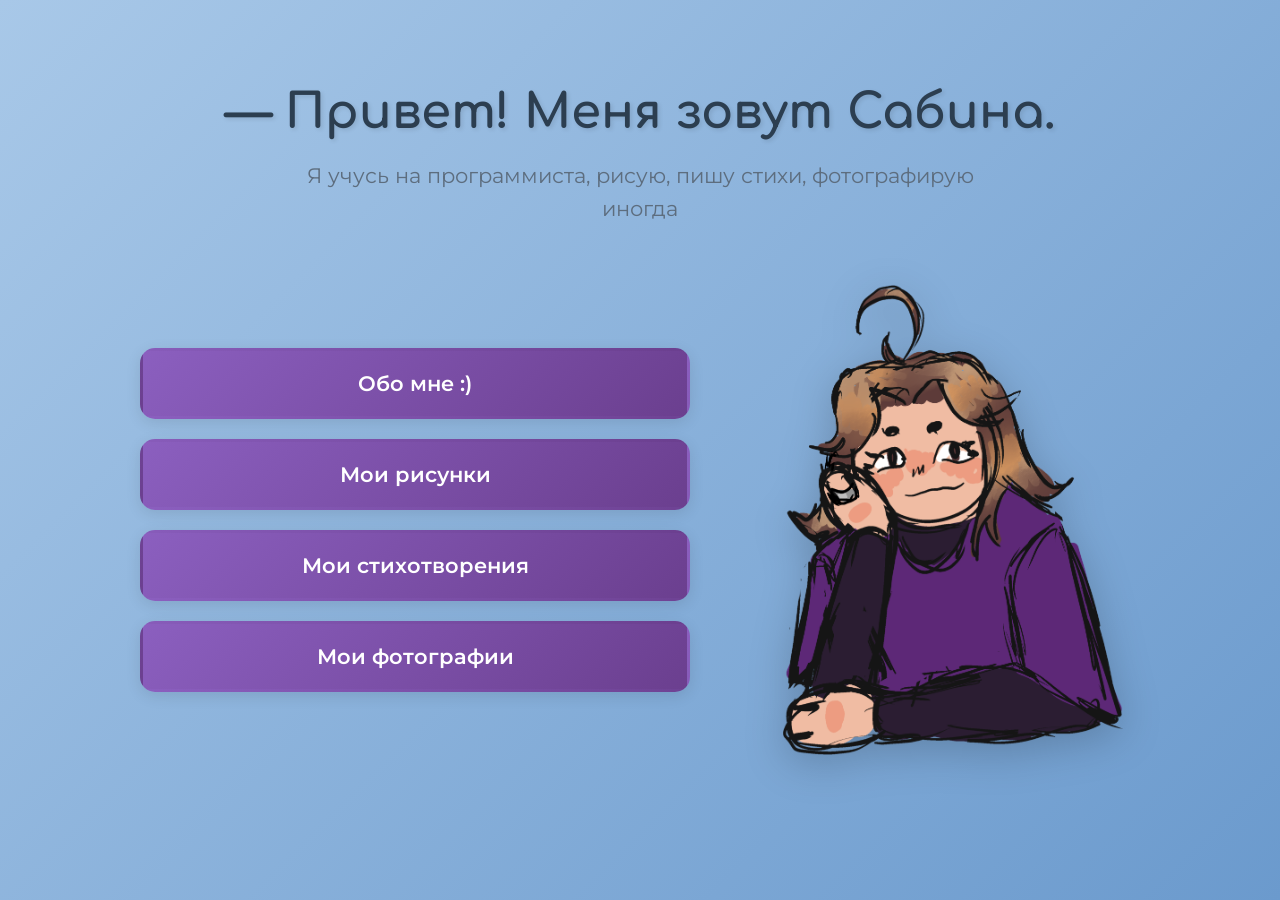
<file: index.html>
<!DOCTYPE html>
<html lang="ru">
<head>
    <meta charset="UTF-8">
    <meta name="viewport" content="width=device-width, initial-scale=1.0">
    <title>Портфолио</title>
    <link rel="stylesheet" href="style.css">
    <link href="https://fonts.googleapis.com/css2?family=Comfortaa:wght@400;700&family=Montserrat:wght@400;600&display=swap" rel="stylesheet">
</head>
<body>
    <main class="container home-page">
    <div class="intro-section">
        <h1 class="greeting">— Привет! Меня зовут Сабина.</h1>
        <p class="description">Я учусь на программиста, рисую, пишу стихи, фотографирую иногда</p>
    </div>

    <div class="main-content-wrapper">
        <nav class="main-nav">
            <a href="about.html" class="nav-button">
                <span>Обо мне :)</span>
            </a>
            <a href="drawings.html" class="nav-button">
                <span>Мои рисунки</span>
            </a>
            <a href="poems.html" class="nav-button">
                <span>Мои стихотворения</span>
            </a>
            <a href="photos.html" class="nav-button">
                <span>Мои фотографии</span>
            </a>
        </nav>

        <div class="character-home">
            <img src="images/4.png" alt="Персонаж">
        </div>
    </div>
    </main>
    <script src="script.js"></script>
</body>
</html>
</file>
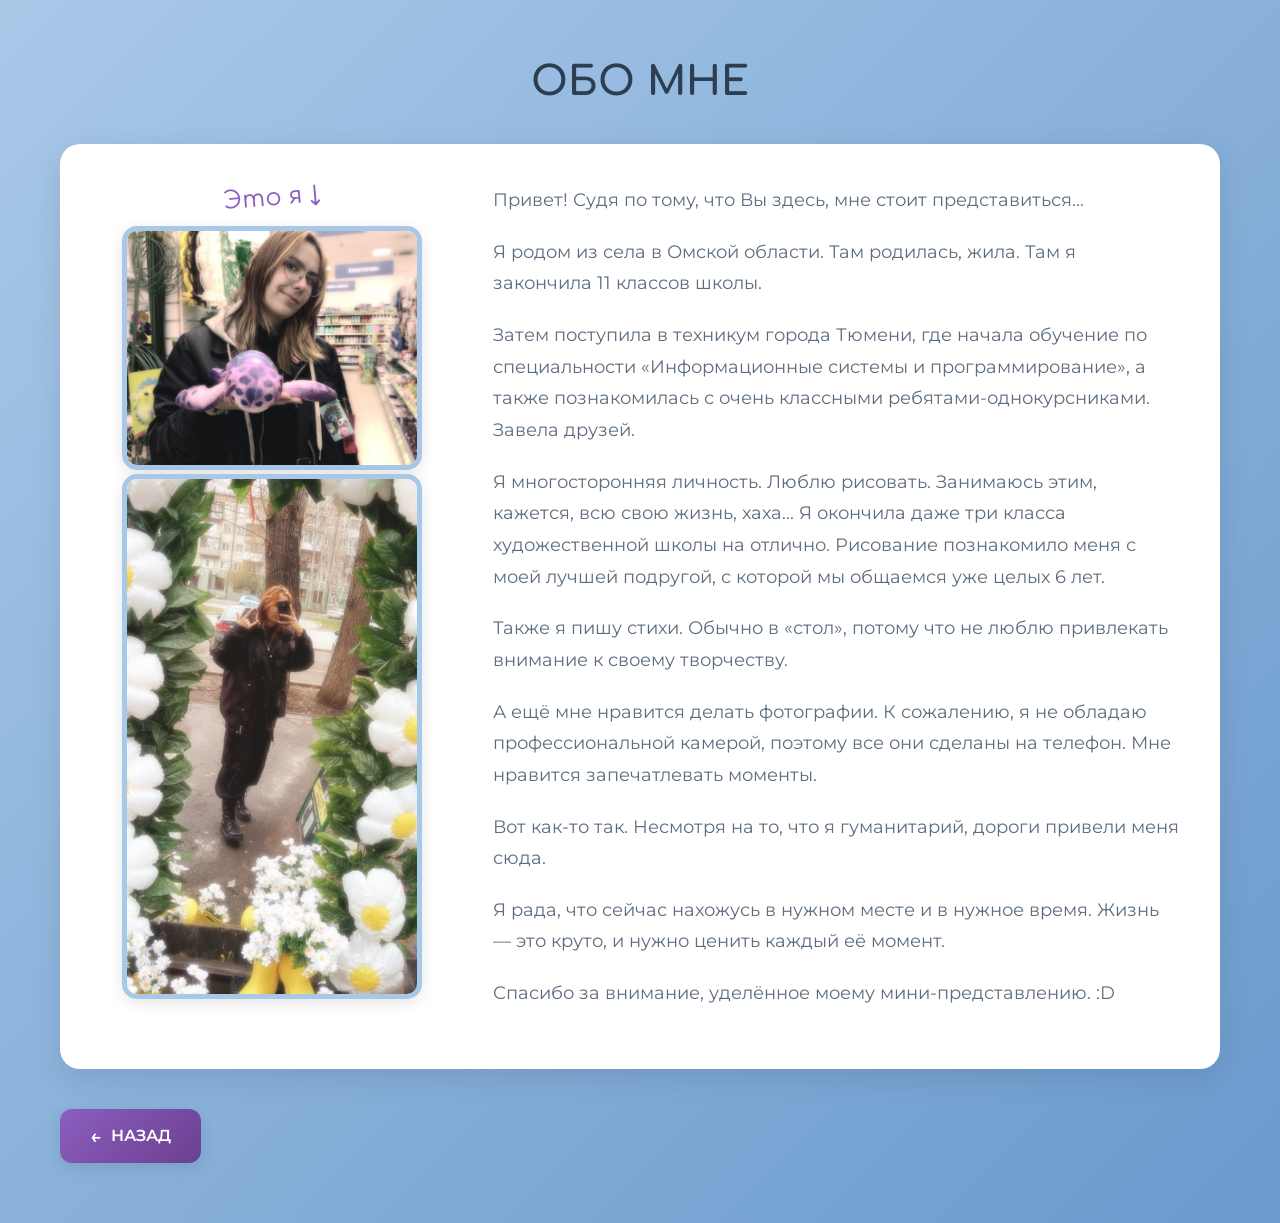
<file: about.html>
<!DOCTYPE html>
<html lang="ru">
<head>
    <meta charset="UTF-8">
    <meta name="viewport" content="width=device-width, initial-scale=1.0">
    <title>Обо мне - Портфолио</title>
    <link rel="stylesheet" href="style.css">
    <link href="https://fonts.googleapis.com/css2?family=Comfortaa:wght@400;700&family=Montserrat:wght@400;600&display=swap" rel="stylesheet">
</head>
<body>
    <main class="container about-page">
        <h1 class="page-title">ОБО МНЕ</h1>
        
        <div class="about-content">
            <div class="photo-section">
                <p class="photo-label">Это я ↓</p>
                <div class="photo-placeholder">
                    <img src="images/1.jpg" alt="Моё фото1">
                    <img src="images/2.jpg" alt="Моё фото2">
                </div>
            </div>

            <div class="text-section">
                <p>Привет! Судя по тому, что Вы здесь, мне стоит представиться...</p>
                <p>Я родом из села в Омской области. Там родилась, жила. Там я закончила 11 классов школы.</p>
                <p>Затем поступила в техникум города Тюмени, где начала обучение по специальности «Информационные системы и программирование», а также познакомилась с очень классными ребятами-однокурсниками. Завела друзей.</p>
                <p>Я многосторонняя личность. Люблю рисовать. Занимаюсь этим, кажется, всю свою жизнь, хаха... Я окончила даже три класса художественной школы на отлично. Рисование познакомило меня с моей лучшей подругой, с которой мы общаемся уже целых 6 лет.</p>
                <p>Также я пишу стихи. Обычно в «стол», потому что не люблю привлекать внимание к своему творчеству.</p>
                <p>А ещё мне нравится делать фотографии. К сожалению, я не обладаю профессиональной камерой, поэтому все они сделаны на телефон. Мне нравится запечатлевать моменты.</p>
                <p>Вот как-то так. Несмотря на то, что я гуманитарий, дороги привели меня сюда.</p>
                <p>Я рада, что сейчас нахожусь в нужном месте и в нужное время. Жизнь — это круто, и нужно ценить каждый её момент.</p>
                <p>Спасибо за внимание, уделённое моему мини-представлению. :D</p>
            </div>
        </div>

        <a href="index.html" class="back-button">
            <span>←</span> НАЗАД
        </a>
    </main>

    <script src="script.js"></script>
</body>
</html>
</file>
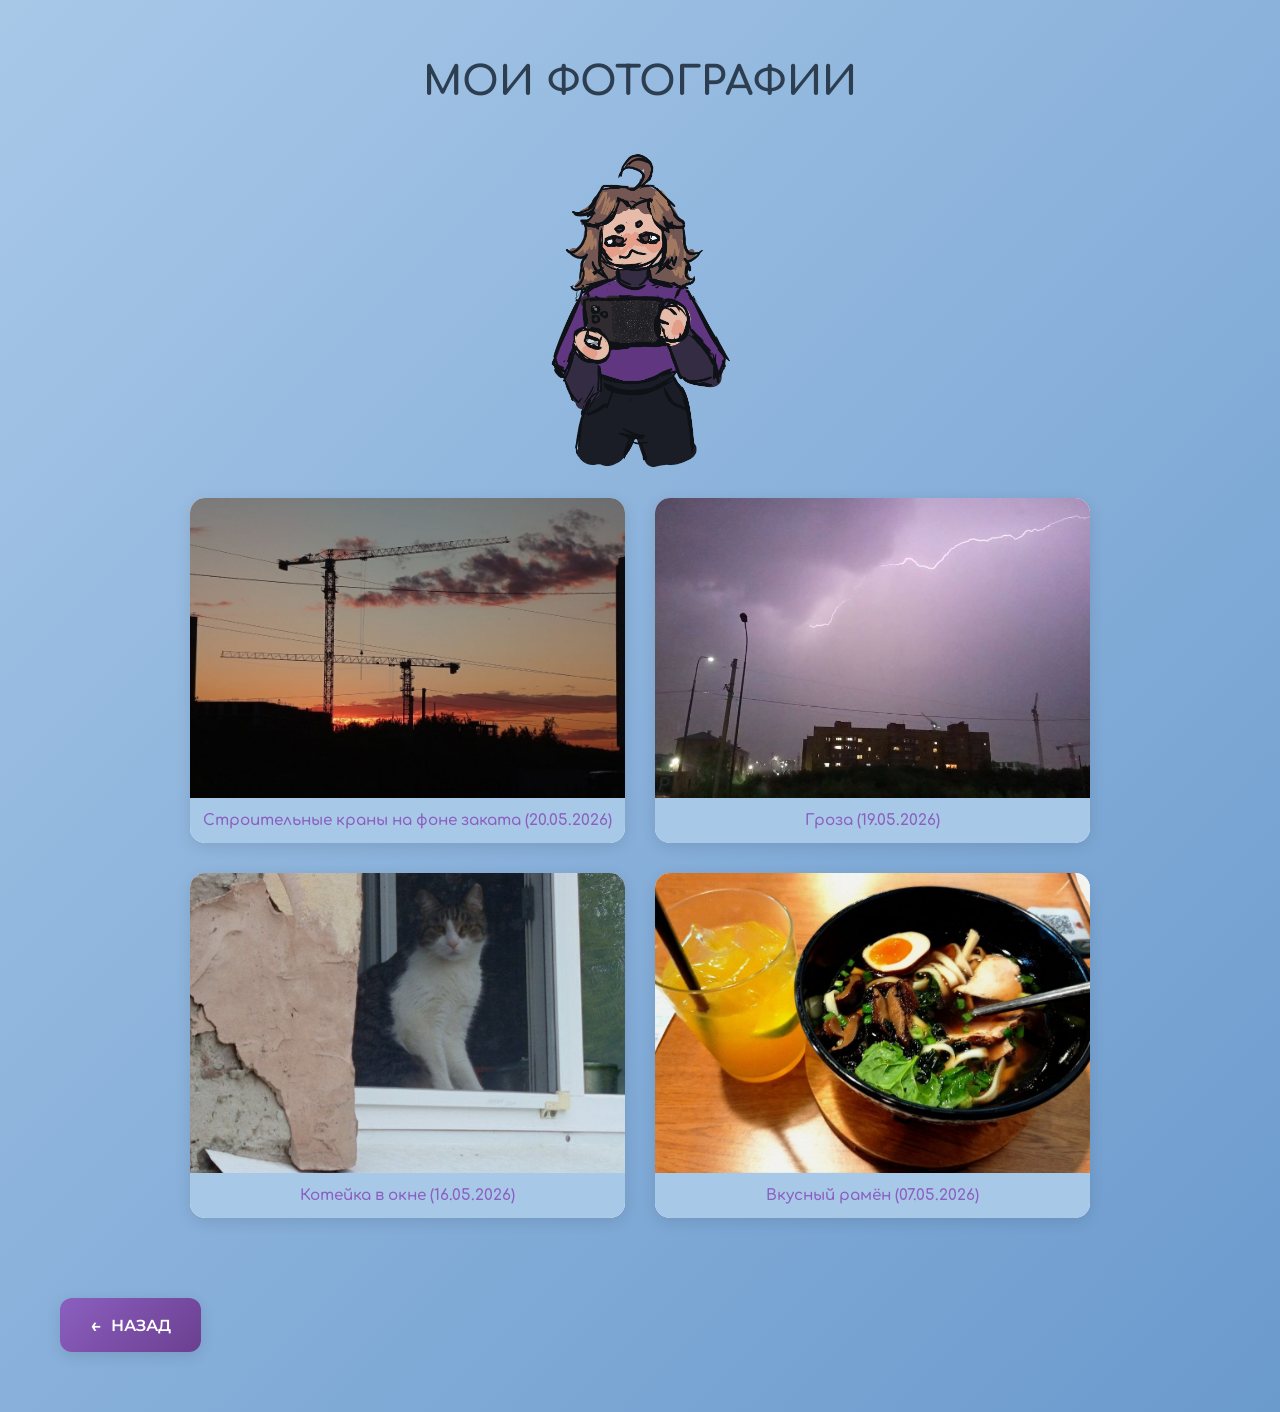
<file: photos.html>
<!DOCTYPE html>
<html lang="ru">
<head>
    <meta charset="UTF-8">
    <meta name="viewport" content="width=device-width, initial-scale=1.0">
    <title>Мои фотографии - Портфолио</title>
    <link rel="stylesheet" href="style.css">
    <link href="https://fonts.googleapis.com/css2?family=Comfortaa:wght@400;700&family=Montserrat:wght@400;600&display=swap" rel="stylesheet">
</head>
<body>
    <main class="container photos-page">
        <h1 class="page-title">МОИ ФОТОГРАФИИ</h1>

        <div class="character-side">
            <div class="character-placeholder-photo">
                <img src="images/1.png" alt="Персонаж">
            </div>
        </div>

        <div class="gallery-grid photos-grid">
            
            <div class="gallery-item" data-category="photos">
                <div class="image-placeholder">
                    <img src="photos/cranes_sunset_2026.jpg" alt="Строительные краны на фоне заката">
                </div>
                <p class="item-date">Строительные краны на фоне заката (20.05.2026)</p>
            </div>

            <div class="gallery-item" data-category="photos">
                <div class="image-placeholder">
                    <img src="photos/storm_2026.jpg" alt="Гроза">
                </div>
                <p class="item-date">Гроза (19.05.2026)</p>
            </div>

            <div class="gallery-item" data-category="photos">
                <div class="image-placeholder">
                    <img src="photos/cat_window_2026.jpg" alt="Котейка в окне">
                </div>
                <p class="item-date">Котейка в окне (16.05.2026)</p>
            </div>

            <div class="gallery-item" data-category="photos">
                <div class="image-placeholder">
                    <img src="photos/ramen_2026.jpg" alt="Вкусный рамён">
                </div>
                <p class="item-date">Вкусный рамён (07.05.2026)</p>
            </div>

        </div>

        <a href="index.html" class="back-button">
            <span>←</span> НАЗАД
        </a>
    </main>

    <script src="script.js"></script>
</body>
</html>
</file>
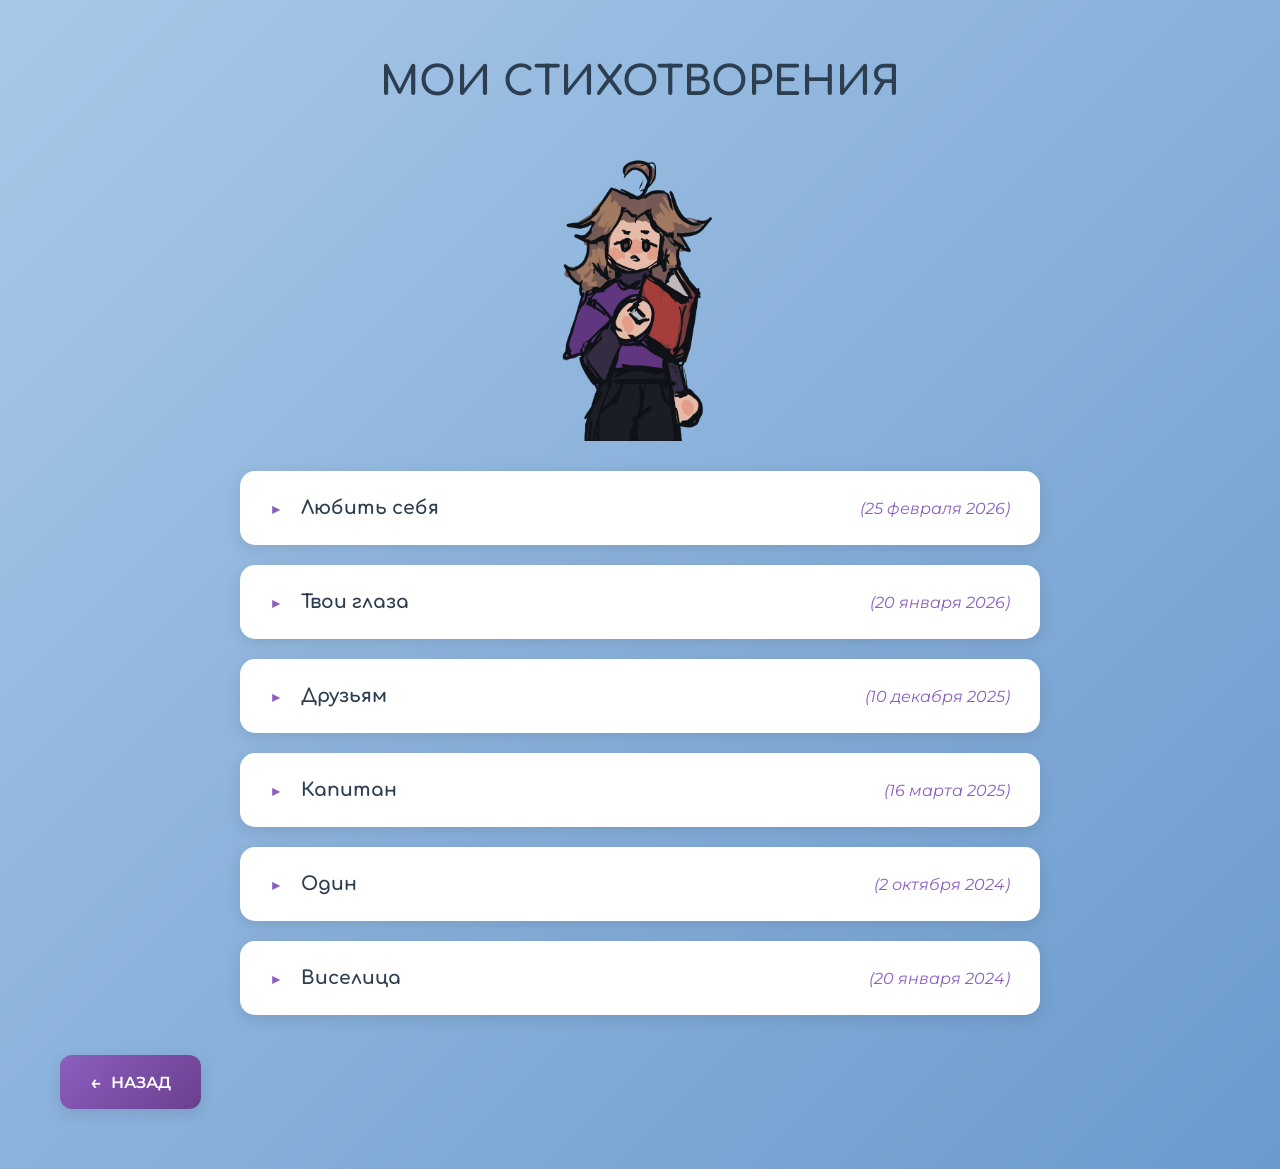
<file: poems.html>
<!DOCTYPE html>
<html lang="ru">
<head>
    <meta charset="UTF-8">
    <meta name="viewport" content="width=device-width, initial-scale=1.0">
    <title>Мои стихотворения - Портфолио</title>
    <link rel="stylesheet" href="style.css">
    <link href="https://fonts.googleapis.com/css2?family=Comfortaa:wght@400;700&family=Montserrat:wght@400;600&display=swap" rel="stylesheet">
</head>
<body>
    <main class="container poems-page">
        <h1 class="page-title">МОИ СТИХОТВОРЕНИЯ</h1>

        <div class="character-side">
            <div class="character-placeholder-poem"><img src="images/2.png" alt="Персонаж"></div>
        </div>

        <div class="poems-list">
            <div class="poem-item">
                <span class="arrow">▶</span>
                <h3>Любить себя</h3>
                <p class="date">(25 февраля 2026)</p>
                <div class="poem-preview">
                    <p>Люди любят свои идеалы.</p>
                    <p>Кто-то любит чужие глаза.</p>
                    <p>Кто-то любит, когда ему душно,</p>
                    <p>А кому-то свобода важна.</p>
                    <p>...</p>
                    <p>Люди любят взбираться на скалы</p>
                    <p>Или вовсе у моря без сил,</p>
                    <p>Провожать на закате солнце</p>
                    <p>Пусть об этом никто не просил.</p>
                    <p>...</p>
                    <p>Люди любят воспоминанья.</p>
                    <p>Кто-то — кофе в четыре утра,</p>
                    <p>И прогулки с друзьями по парку.</p>
                    <p>Все по-своему любят себя.</p>
                </div>
            </div>

            <div class="poem-item">
                <span class="arrow">▶</span>
                <h3>Твои глаза</h3>
                <p class="date">(20 января 2026)</p>
                <div class="poem-preview">
                    <p>Меня пугает неизвестность,</p>
                    <p>Пугает твоя красота.</p>
                    <p>Пугает то, что в эти чувства </p>
                    <p>Срываюсь к тебе свысока.</p>
                    <p>...</p>
                    <p>Я словно жертвоприношенье,</p>
                    <p>Сама иду на казнь свою.</p>
                    <p>Я добровольно соглашенье</p>
                    <p>На отсечение даю.</p>
                    <p>...</p>
                    <p>Твои глаза меня пленяют.</p>
                    <p>Они красивы и милы,</p>
                    <p>Но снится мне — они бросают</p>
                    <p>И оставляют лишь следы.</p>
                    <p>...</p>
                    <p>И остаётся лишь осадок,</p>
                    <p>Крупицы чая на столе.</p>
                    <p>Твои глаза — моя услада.</p>
                    <p>Мои — не нравятся тебе...</p>
                </div>
            </div>

            <div class="poem-item">
                <span class="arrow">▶</span>
                <h3>Друзьям</h3>
                <p class="date">(10 декабря 2025)</p>
                <div class="poem-preview">
                    <p>Тихо в комнате. Холодно очень.</p>
                    <p>За окном - чужая весна.</p>
                    <p>Я смотрю на тех кому точно</p>
                    <p>Никакая судьба не страшна.</p>
                    <p>...</p>
                    <p>Я в тени их поступков лучистых,</p>
                    <p>Я с проклятьем бессонных ночей.</p>
                    <p>Мам, я вижу на то, как смело</p>
                    <p>Поднимаются они к вершинам, с полей.</p>
                    <p>...</p>
                    <p>С ними буду шагать без опаски.</p>
                    <p>Чтобы в сердце - отвага. Не грусть.</p>
                    <p>Мам, я с ними как-будто бы в сказке,</p>
                    <p>Я - не главный герой. Ну и пусть.</p>
                </div>
            </div>

            <div class="poem-item">
                <span class="arrow">▶</span>
                <h3>Капитан</h3>
                <p class="date">(16 марта 2025)</p>
                <div class="poem-preview">
                    <p>Я в стопку сложил все бумаги</p>
                    <p>И взял револьвер в свою кисть.</p>
                    <p>Прощайте, простые салаги.</p>
                    <p>Я проиграл эту жизнь.</p>
                    <p>...</p>
                    <p>Я ро́жден был капитаном.</p>
                    <p>Привык не сдаваться в плен.</p>
                    <p>И пули ловил я станом</p>
                    <p>Не уходя в размен.</p>
                    <p>...</p>
                    <p>Я вольная чайка моря,</p>
                    <p>Но заперт я на борту.</p>
                    <p>И пережил много я горя,</p>
                    <p>И рад тебя видеть в порту.</p>
                    <p>...</p>
                    <p>Был рад. И душой и сердцем.</p>
                    <p>Был счастлив моментам с тобой.</p>
                    <p>Но был я растоптан берцем.</p>
                    <p>Ты с офицером. Отстой...</p>
                </div>
            </div>

            <div class="poem-item">
                <span class="arrow">▶</span>
                <h3>Один</h3>
                <p class="date">(2 октября 2024)</p>
                <div class="poem-preview">
                    <p>Пустота одинока,</p>
                    <p>Люди смотрят с картин.</p>
                    <p>Бездна всё же глубока</p>
                    <p>И ты всё же один.</p>
                    <p>...</p>
                    <p>Твои звуки бесшумные,</p>
                    <p>Голос твой - тихий стон.</p>
                    <p>Мы такие далёкие,</p>
                    <p>Я не знаю где дом.</p>
                    <p>...</p>
                    <p>Дом не знает с кем ты теперь,</p>
                    <p>Ему можно не знать.</p>
                    <p>Отворил дверь ты в комнату,</p>
                    <p>Лёг в кровать - сразу спать.</p>
                    <p>...</p>
                    <p>В пустоте в полудрёме ты,</p>
                    <p>Смотришь вдаль словно в мир.</p>
                    <p>Насмехаешься с бездны ты,</p>
                    <p>Словно автор сатир.</p>
                    <p>...</p>
                    <p>Словно бросил ты детище,</p>
                    <p>Отложил все дела. </p>
                    <p>Сможешь всё же узреть ещё,</p>
                    <p>Когда бросят тебя.</p>
                    <p>...</p>
                    <p>И с иронией гнусною,</p>
                    <p>Скажешь мол "Несломим"</p>
                    <p>Ха... Молчание тусклое.</p>
                    <p>Ты забыл? Ты - один.</p>
                </div>
            </div>

            <div class="poem-item">
                <span class="arrow">▶</span>
                <h3>Виселица</h3>
                <p class="date">(20 января 2024)</p>
                <div class="poem-preview">
                    <p>Виселица веселится,</p>
                    <p>Ведь её сегодня день.</p>
                    <p>Думал, лучше застрелиться,</p>
                    <p>Но идти в гараж мне лень.</p>
                    <p>...</p>
                    <p>Я теперь намного выше</p>
                    <p>Понимаешь? Я - звезда!</p>
                    <p>Прицепился к самой крыше,</p>
                    <p>Все глазеют на меня.</p>
                    <p>...</p>
                    <p>Ветер тихонько качает</p>
                    <p>Бренный труп висящий мой.</p>
                    <p>И тихонько напевает</p>
                    <p>Мне мотив за упокой.</p>
                    <p>...</p>
                    <p>Я сегодня стал звездою,</p>
                    <p>Стал известен по стране.</p>
                    <p>Ведь покончил я с собою,</p>
                    <p>Сразу все грустят по мне.</p>
                </div>
            </div>
        </div>

        <a href="index.html" class="back-button">
            <span>←</span> НАЗАД
        </a>
    </main>

    <script src="script.js"></script>
</body>
</html>
</file>
<file: style.css>
:root {
    --primary-blue: #6B9ACD;
    --light-blue: #A8C8E8;
    --dark-blue: #4A7BA7;
    --purple: #8B5FBF;
    --dark-purple: #6B3F8F;
    --white: #FFFFFF;
    --text-dark: #2C3E50;
    --text-light: #5D6D7E;
    --shadow: rgba(0, 0, 0, 0.1);
}

* {
    margin: 0;
    padding: 0;
    box-sizing: border-box;
}

body {
    font-family: 'Montserrat', sans-serif;
    background: linear-gradient(135deg, var(--light-blue) 0%, var(--primary-blue) 100%);
    min-height: 100vh;
    color: var(--text-dark);
    padding: 20px;
}

.container {
    max-width: 1200px;
    margin: 0 auto;
    padding: 40px 20px;
}

.home-page {
    display: flex;
    flex-direction: column;
    align-items: center;
    justify-content: center;
    min-height: 90vh;
    position: relative;
    padding: 40px 20px;
}

.intro-section {
    text-align: center;
    margin-bottom: 50px;
    animation: fadeInDown 1s ease;
    width: 100%;
}

.greeting {
    font-family: 'Comfortaa', cursive;
    font-size: 3rem;
    color: var(--text-dark);
    margin-bottom: 20px;
    text-shadow: 2px 2px 4px var(--shadow);
}

.description {
    font-size: 1.3rem;
    color: var(--text-light);
    max-width: 700px;
    line-height: 1.6;
    margin: 0 auto;
}

.main-content-wrapper {
    display: flex;
    justify-content: space-between;
    align-items: center;
    width: 100%;
    max-width: 1000px;
    gap: 50px;
}

.main-nav {
    display: flex;
    flex-direction: column;
    gap: 20px;
    flex: 1;
    animation: fadeInLeft 1s ease 0.3s both;
}

.nav-button {
    background: linear-gradient(135deg, var(--purple) 0%, var(--dark-purple) 100%);
    color: var(--white);
    padding: 20px 40px;
    border-radius: 15px;
    text-decoration: none;
    font-size: 1.3rem;
    font-weight: 600;
    transition: all 0.3s ease;
    box-shadow: 0 4px 15px var(--shadow);
    border: 3px solid transparent;
    text-align: center;
    display: block;
}

.nav-button:hover {
    transform: translateY(-3px) scale(1.02);
    box-shadow: 0 6px 20px rgba(139, 95, 191, 0.4);
    border-color: var(--white);
}

.character-home {
    flex-shrink: 0;
    animation: fadeInRight 1s ease 0.6s both;
}

.character-home img {
    max-width: 400px;
    width: 100%;
    height: auto;
    display: block;
    filter: drop-shadow(0 10px 20px rgba(0,0,0,0.2));
}

.character-placeholder {
    display: none;
}

.page-title {
    font-family: 'Comfortaa', cursive;
    font-size: 2.5rem;
    text-align: center;
    margin-bottom: 40px;
    color: var(--text-dark);
    animation: fadeInDown 0.8s ease;
}

.back-button {
    display: inline-flex;
    align-items: center;
    gap: 10px;
    background: linear-gradient(135deg, var(--purple) 0%, var(--dark-purple) 100%);
    color: var(--white);
    padding: 15px 30px;
    border-radius: 12px;
    text-decoration: none;
    font-weight: 600;
    margin-top: 40px;
    transition: all 0.3s ease;
    box-shadow: 0 4px 15px var(--shadow);
}

.back-button:hover {
    transform: translateX(-5px);
    box-shadow: 0 6px 20px rgba(139, 95, 191, 0.4);
}

.back-button span {
    font-size: 1.2rem;
}

.bottom-section {
    display: flex;
    align-items: center;
    justify-content: flex-start;
    gap: 50px;
    margin-top: 40px;
    margin-bottom: 20px;
    animation: fadeIn 1s ease;
}

.about-content {
    display: grid;
    grid-template-columns: 1fr 2fr;
    gap: 50px;
    align-items: start;
    background: var(--white);
    padding: 40px;
    border-radius: 20px;
    box-shadow: 0 8px 30px var(--shadow);
    animation: fadeIn 1s ease;
}

.photo-section {
    text-align: center;
}

.photo-label {
    font-family: 'Comfortaa', cursive;
    font-size: 1.5rem;
    margin-bottom: 15px;
    color: var(--purple);
    transform: rotate(-5deg);
}

.photo-placeholder img {
    width: 100%;
    max-width: 300px;
    border-radius: 15px;
    box-shadow: 0 4px 15px var(--shadow);
    border: 5px solid var(--light-blue);
}

.text-section p {
    font-size: 1.1rem;
    line-height: 1.8;
    color: var(--text-light);
    margin-bottom: 20px;
}

.gallery-grid {
    display: grid;
    grid-template-columns: repeat(4, 1fr);
    gap: 25px;
    margin-bottom: 40px;
    animation: fadeIn 1s ease;
}

.gallery-item {
    background: var(--white);
    border-radius: 15px;
    overflow: hidden;
    box-shadow: 0 4px 15px var(--shadow);
    transition: all 0.3s ease;
    cursor: pointer;
    display: flex;
    flex-direction: column;
}

.gallery-item:hover {
    transform: translateY(-8px) rotate(2deg);
    box-shadow: 0 8px 25px rgba(0, 0, 0, 0.2);
}

.character-drawings {
    flex: 1;
    max-width: 500px;
}

.character-drawings img {
    width: 400px;
    height: auto;
    max-width: 100%;
    display: block;
    margin: 0 auto;
    opacity: 0.9;
    animation: bounce 2s infinite;
}

.character-drawings img:hover {
    transform: scale(1.05) rotate(-2deg);
}

.image-placeholder {
    line-height: 0;
}

.image-placeholder img {
    width: 100%;
    height: 250px;
    object-fit: cover;
    display: block;
}

.item-date {
    font-family: 'Comfortaa', cursive;
    text-align: center;
    padding: 15px;
    color: var(--purple);
    font-weight: 600;
    background: var(--light-blue);
    margin: 0;
}

.photos-grid {
    grid-template-columns: repeat(2, 1fr);
    max-width: 900px;
    margin: 0 auto 40px;
    gap: 30px;
}

.photos-grid .image-placeholder img {
    height: 300px;
    object-fit: cover;
}

.photos-grid .item-date {
    font-size: 0.95rem;
    padding: 12px 10px;
    line-height: 1.4;
}

.character-side {
    text-align: center;
    margin-bottom: 30px;
}

.character-placeholder-photo img {
    width: 200px;
    height: auto;
    max-width: 100%;
    display: block;
    margin: 0 auto;
    opacity: 0.9;
    animation: bounce 2s infinite;
}

.character-placeholder-poem img{
    width: 200px;
    height: auto;
    max-width: 100%;
    display: block;
    margin: 0 auto;
    opacity: 0.9;
    animation: bounce 2s infinite;
}

.list-section {
    display: flex;
    flex-direction: column;
    gap: 25px;
    animation: fadeIn 1s ease;
}

.list-item {
    display: grid;
    grid-template-columns: 300px 1fr;
    gap: 30px;
    background: var(--white);
    padding: 25px;
    border-radius: 15px;
    box-shadow: 0 4px 15px var(--shadow);
    align-items: center;
    transition: all 0.3s ease;
}

.list-item:hover {
    transform: translateX(10px);
    box-shadow: 0 6px 20px rgba(0, 0, 0, 0.15);
}

.list-image img {
    width: 100%;
    border-radius: 10px;
    box-shadow: 0 2px 10px var(--shadow);
}

.list-info h3 {
    font-family: 'Comfortaa', cursive;
    font-size: 1.5rem;
    color: var(--text-dark);
    margin-bottom: 10px;
}

.date {
    color: var(--purple);
    font-style: italic;
}

.poems-list {
    display: flex;
    flex-direction: column;
    gap: 20px;
    max-width: 800px;
    margin: 0 auto;
    animation: fadeIn 1s ease;
}

.poem-item {
    background: var(--white);
    padding: 25px 30px;
    border-radius: 15px;
    box-shadow: 0 4px 15px var(--shadow);
    cursor: pointer;
    transition: all 0.3s ease;
    display: flex;
    align-items: center;
    gap: 20px;
}

.poem-item:hover {
    transform: translateX(10px);
    box-shadow: 0 6px 20px rgba(139, 95, 191, 0.3);
}

.poem-item.active {
    background: linear-gradient(135deg, var(--light-blue) 0%, var(--white) 100%);
    border-left: 5px solid var(--purple);
}

.arrow {
    color: var(--purple);
    font-size: 1.2rem;
    transition: transform 0.3s ease;
}

.poem-item:hover .arrow {
    transform: translateX(5px);
}

.poem-item h3 {
    font-family: 'Comfortaa', cursive;
    flex: 1;
    color: var(--text-dark);
}

.poem-preview {
    display: none;
    width: 100%;
    margin-top: 15px;
    padding-top: 15px;
    border-top: 2px dashed var(--light-blue);
}

.poem-item.active .poem-preview {
    display: block;
    animation: fadeIn 0.5s ease;
}

.poem-preview p {
    color: var(--text-light);
    line-height: 1.8;
    margin-bottom: 8px;
}

@keyframes fadeIn {
    from { opacity: 0; }
    to { opacity: 1; }
}

@keyframes fadeInDown {
    from { opacity: 0; transform: translateY(-30px); }
    to { opacity: 1; transform: translateY(0); }
}

@keyframes fadeInLeft {
    from { opacity: 0; transform: translateX(-30px); }
    to { opacity: 1; transform: translateX(0); }
}

@keyframes fadeInRight {
    from { opacity: 0; transform: translateX(30px); }
    to { opacity: 1; transform: translateX(0); }
}

@keyframes bounce {
    0%, 100% { transform: translateY(0); }
    50% { transform: translateY(-10px); }
}

@media (max-width: 968px) {
    .main-content-wrapper {
        flex-direction: column;
    }
    
    .character-home img {
        max-width: 300px;
        order: -1;
    }

    .gallery-grid {
        grid-template-columns: repeat(2, 1fr);
    }

    .about-content {
        grid-template-columns: 1fr;
    }

    .list-item {
        grid-template-columns: 1fr;
    }

    .character-home {
        position: relative;
        right: auto;
        top: auto;
        transform: none;
        margin-top: 40px;
    }
    
    .bottom-section {
        flex-direction: column;
        align-items: center;
        gap: 30px;
    }
}

@media (max-width: 768px) {
    .photos-grid {
        grid-template-columns: 1fr;
    }
    .photos-grid .image-placeholder img {
        height: 350px;
    }
    
    .character-drawings {
        max-width: 350px;
    }
    
    .character-drawings img {
        max-height: 200px;
    }
}

@media (max-width: 600px) {
    .greeting {
        font-size: 2rem;
    }

    .description {
        font-size: 1rem;
    }

    .nav-button {
        width: 100%;
        max-width: 300px;
    }

    .gallery-grid {
        grid-template-columns: 1fr;
    }

    .page-title {
        font-size: 2rem;
    }
}
</file>
